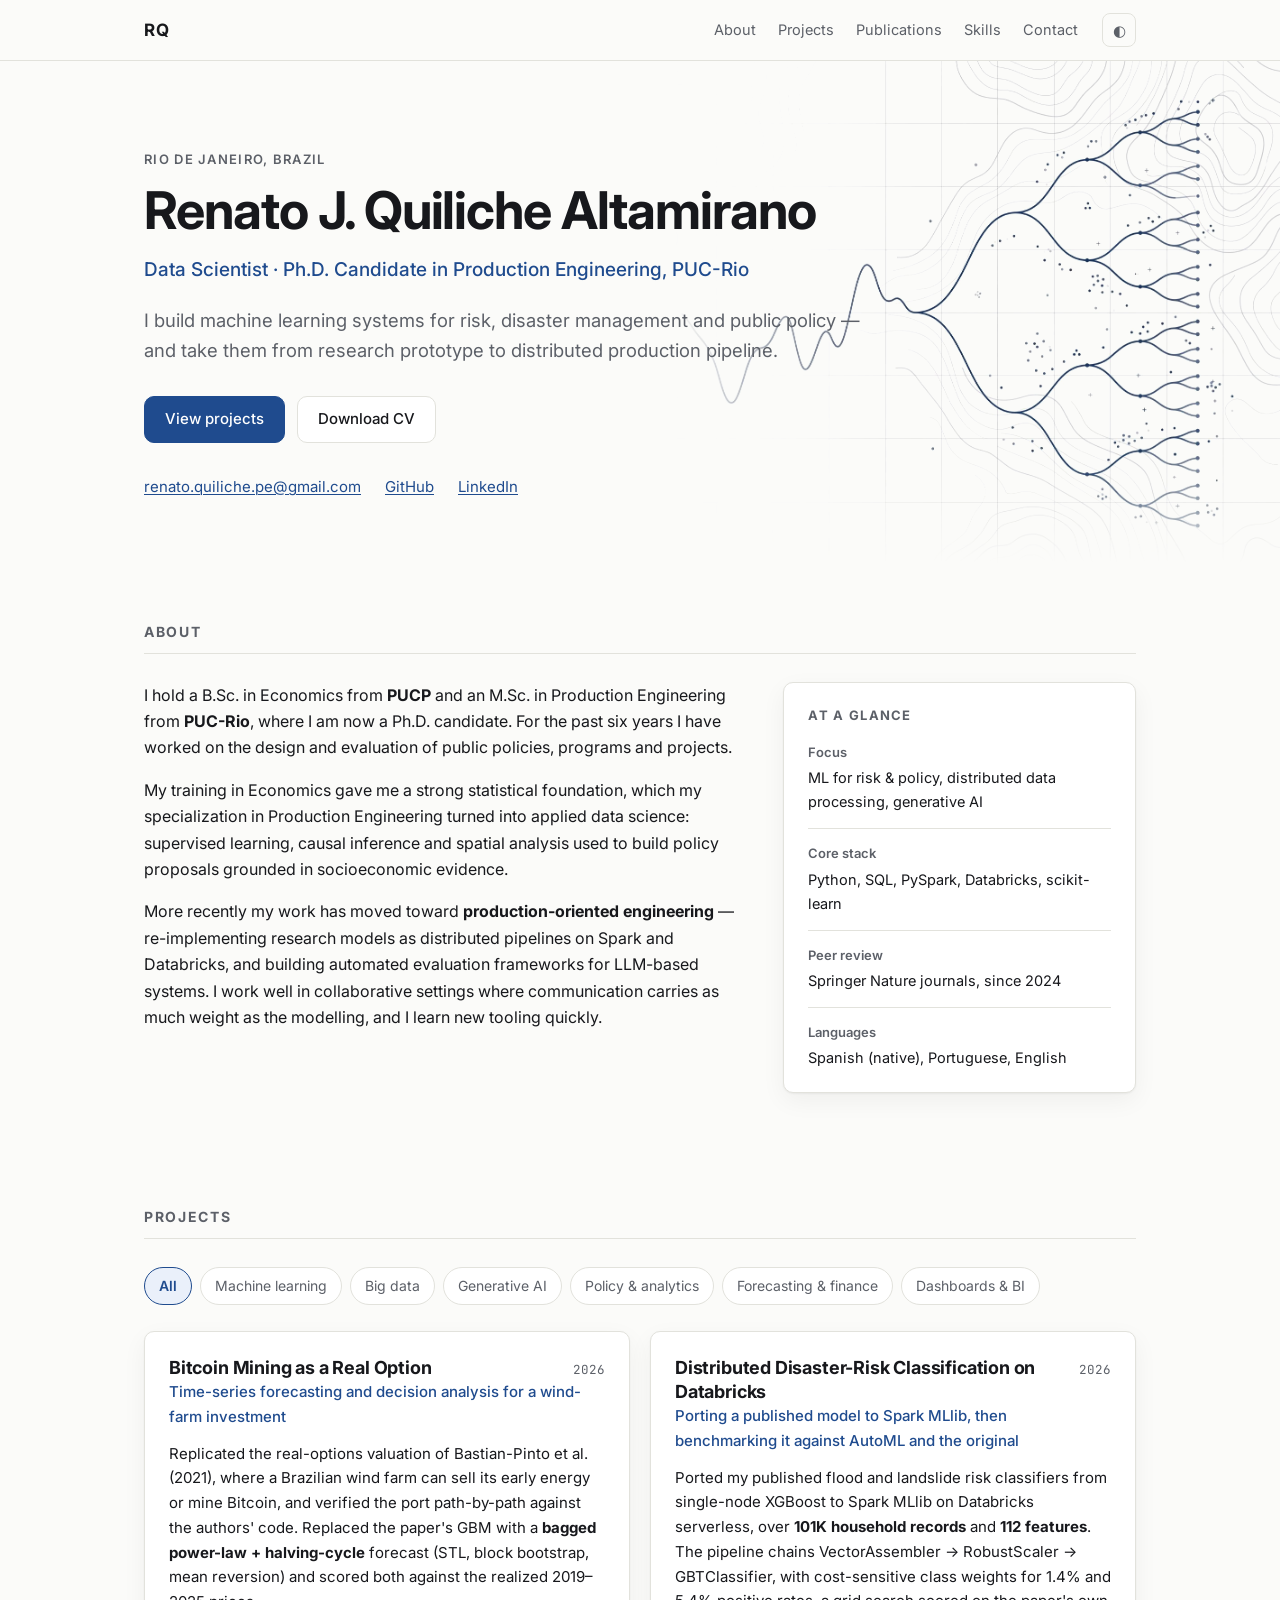
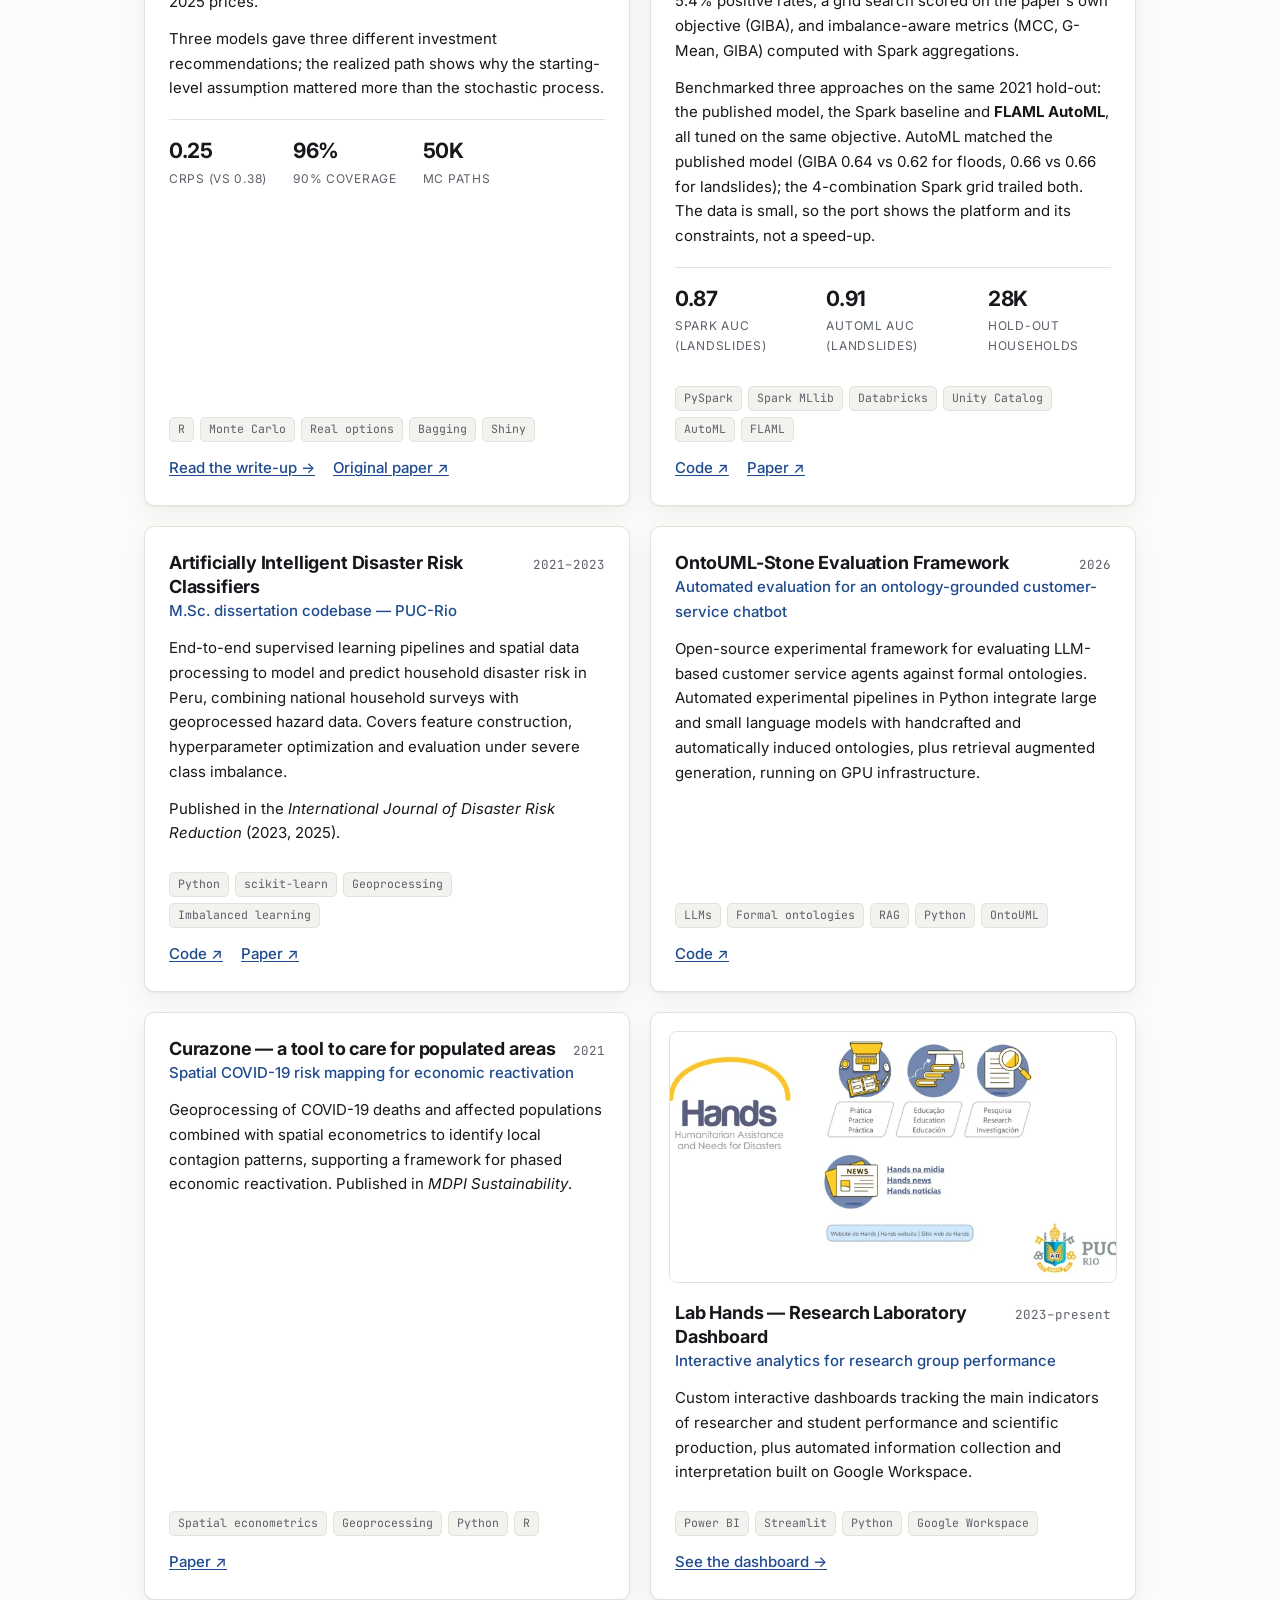
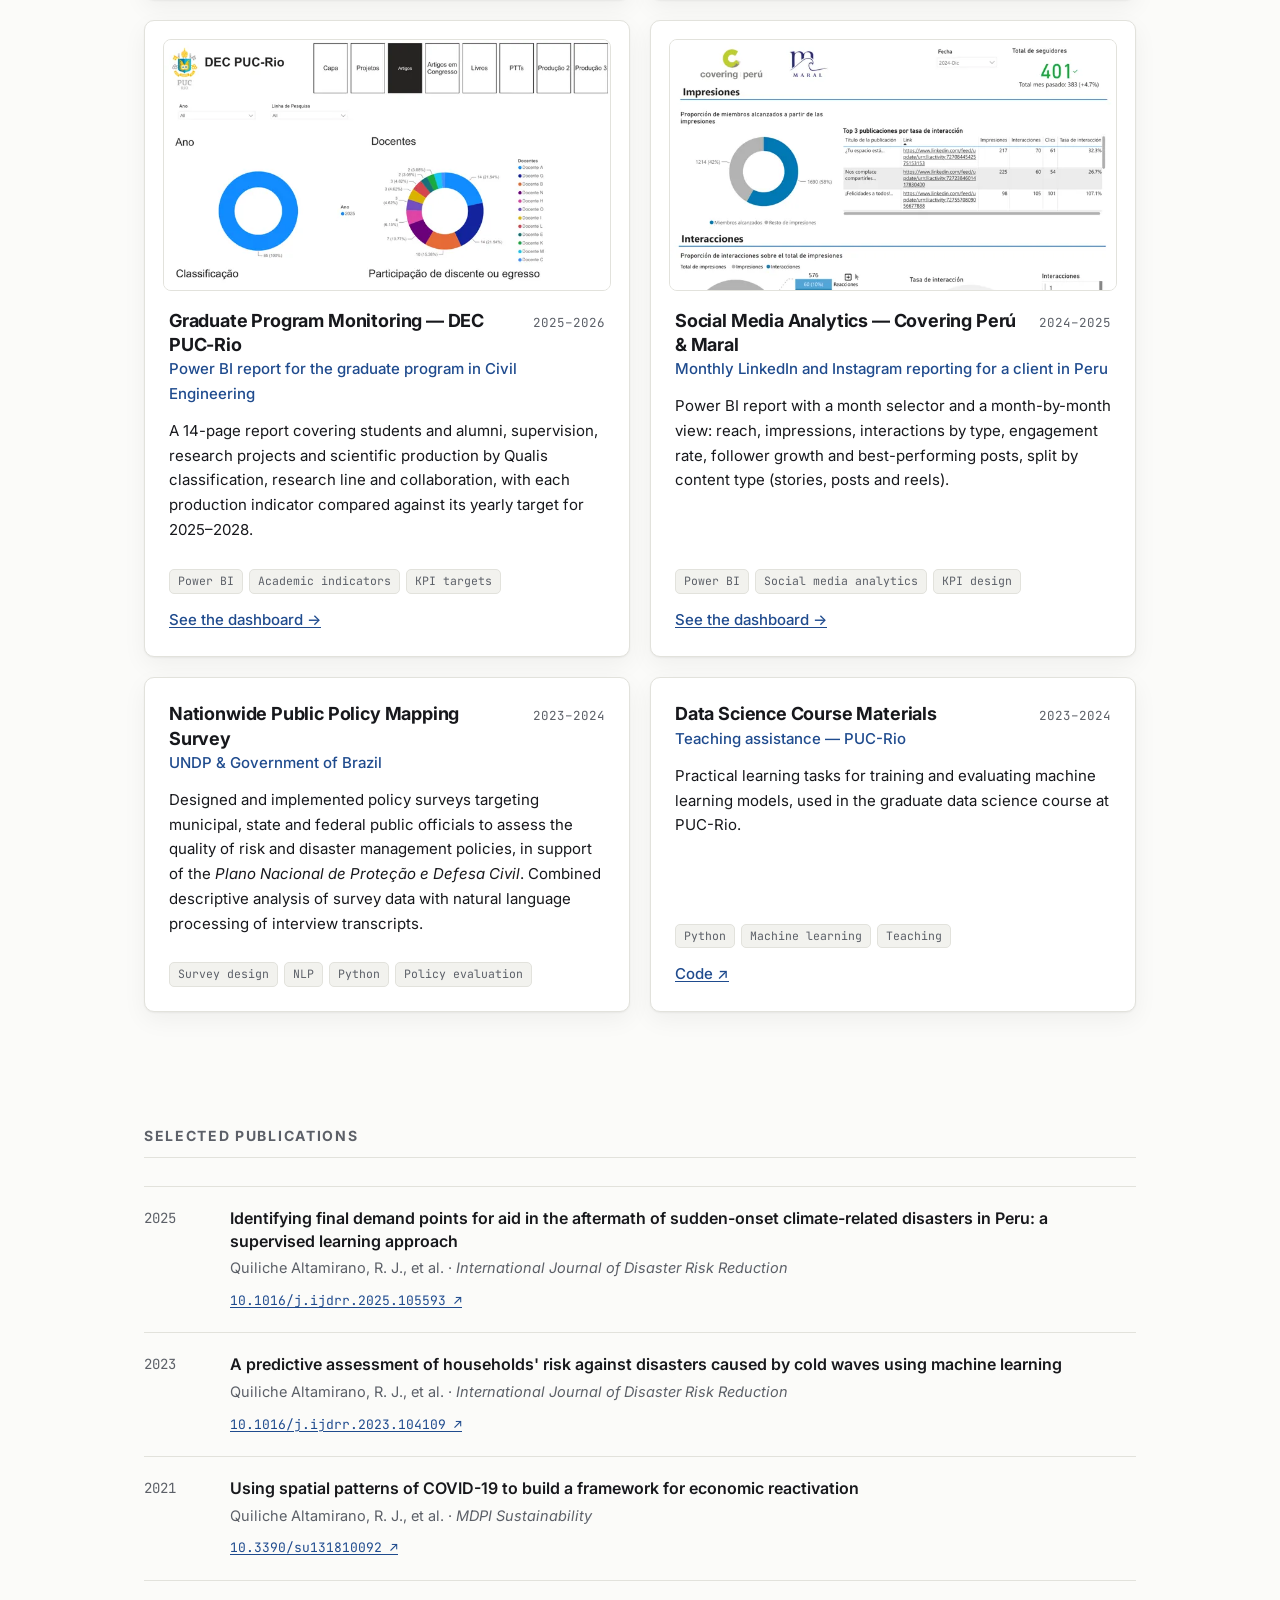
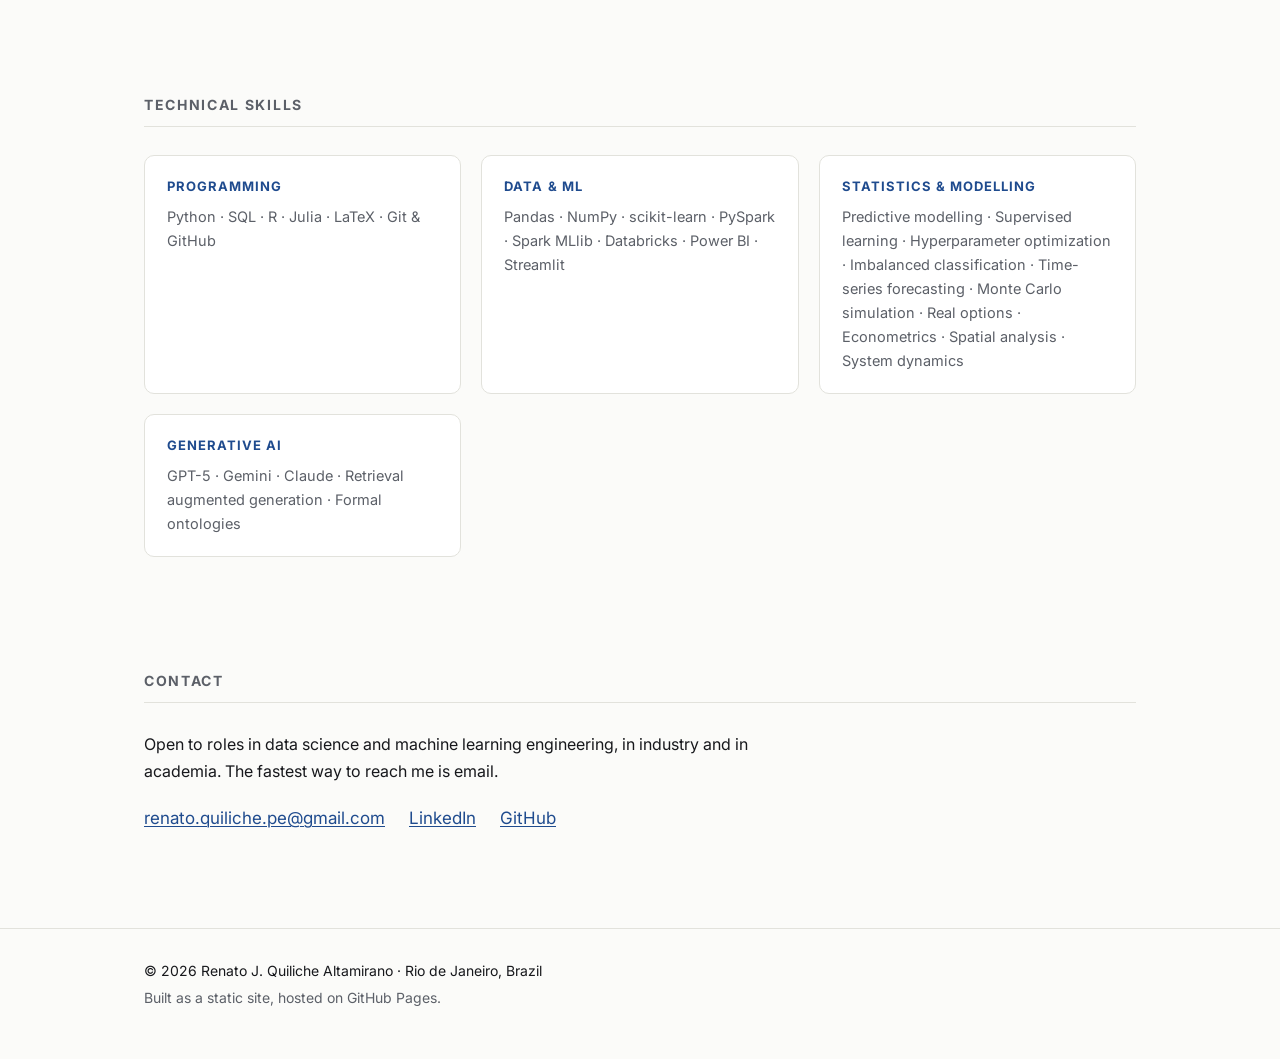
<file: index.html>
<!DOCTYPE html>
<html lang="en">
<head>
<meta charset="utf-8">
<meta name="viewport" content="width=device-width, initial-scale=1">
<title>Renato Quiliche — Data Scientist</title>
<meta name="description" content="Data scientist and Ph.D. candidate in Production Engineering at PUC-Rio. Machine learning for risk, disaster management and public policy — from research prototype to distributed production pipeline.">
<meta name="author" content="Renato J. Quiliche Altamirano">

<meta property="og:type" content="website">
<meta property="og:title" content="Renato Quiliche — Data Scientist">
<meta property="og:description" content="Machine learning for risk, disaster management and public policy — from research prototype to distributed production pipeline.">
<meta property="og:url" content="https://renatoquiliche.github.io/">
<meta property="og:image" content="https://renatoquiliche.github.io/assets/img/og-image.jpg">
<meta property="og:image:width" content="1200">
<meta property="og:image:height" content="628">
<meta property="og:image:alt" content="A time series that branches into a decision tree over a faint topographic map">
<meta name="twitter:card" content="summary_large_image">

<link rel="preconnect" href="https://fonts.googleapis.com">
<link rel="preconnect" href="https://fonts.gstatic.com" crossorigin>
<link href="https://fonts.googleapis.com/css2?family=Inter:wght@400;500;600;700&family=JetBrains+Mono:wght@400;500&display=swap" rel="stylesheet">
<link rel="stylesheet" href="assets/css/style.css">
<link rel="icon" href="data:image/svg+xml,<svg xmlns='http://www.w3.org/2000/svg' viewBox='0 0 100 100'><text y='.9em' font-size='90'>📊</text></svg>">
</head>
<body>

<a class="skip" href="#main">Skip to content</a>

<header class="site-header">
  <nav class="nav wrap" aria-label="Main">
    <a class="brand" href="#top">RQ</a>
    <ul class="nav-links">
      <li><a href="#about">About</a></li>
      <li><a href="#projects">Projects</a></li>
      <li><a href="#publications">Publications</a></li>
      <li><a href="#skills">Skills</a></li>
      <li><a href="#contact">Contact</a></li>
    </ul>
    <button id="theme-toggle" class="theme-toggle" type="button" aria-label="Toggle colour theme">
      <span aria-hidden="true">◐</span>
    </button>
  </nav>
</header>

<main id="main">

  <!-- ============ HERO ============ -->
  <section class="hero hero-art" id="top">
    <div class="wrap">
    <p class="eyebrow">Rio de Janeiro, Brazil</p>
    <h1>Renato J. Quiliche Altamirano</h1>
    <p class="role">Data Scientist &middot; Ph.D. Candidate in Production Engineering, PUC-Rio</p>
    <p class="lede">
      I build machine learning systems for risk, disaster management and public policy —
      and take them from research prototype to distributed production pipeline.
    </p>
    <div class="cta-row">
      <a class="btn btn-primary" href="#projects">View projects</a>
      <a class="btn" href="assets/files/renato-quiliche-cv.pdf">Download CV</a>
    </div>
    <ul class="links" aria-label="Profiles">
      <li><a href="mailto:renato.quiliche.pe@gmail.com">renato.quiliche.pe@gmail.com</a></li>
      <li><a href="https://github.com/renatoquiliche" rel="me noopener">GitHub</a></li>
      <li><a href="https://www.linkedin.com/in/renato-quiliche/" rel="me noopener">LinkedIn</a></li>
    </ul>
    </div>
  </section>

  <!-- ============ ABOUT ============ -->
  <section class="section wrap" id="about">
    <h2 class="section-title">About</h2>
    <div class="about-grid">
      <div class="prose">
        <p>
          I hold a B.Sc. in Economics from <strong>PUCP</strong> and an M.Sc. in Production Engineering
          from <strong>PUC-Rio</strong>, where I am now a Ph.D. candidate. For the past six years I have
          worked on the design and evaluation of public policies, programs and projects.
        </p>
        <p>
          My training in Economics gave me a strong statistical foundation, which my specialization in
          Production Engineering turned into applied data science: supervised learning, causal inference
          and spatial analysis used to build policy proposals grounded in socioeconomic evidence.
        </p>
        <p>
          More recently my work has moved toward <strong>production-oriented engineering</strong> —
          re-implementing research models as distributed pipelines on Spark and Databricks, and building
          automated evaluation frameworks for LLM-based systems. I work well in collaborative settings
          where communication carries as much weight as the modelling, and I learn new tooling quickly.
        </p>
      </div>
      <aside class="facts">
        <h3>At a glance</h3>
        <dl>
          <div><dt>Focus</dt><dd>ML for risk &amp; policy, distributed data processing, generative AI</dd></div>
          <div><dt>Core stack</dt><dd>Python, SQL, PySpark, Databricks, scikit-learn</dd></div>
          <div><dt>Peer review</dt><dd>Springer Nature journals, since 2024</dd></div>
          <div><dt>Languages</dt><dd>Spanish (native), Portuguese, English</dd></div>
        </dl>
      </aside>
    </div>
  </section>

  <!-- ============ PROJECTS ============ -->
  <section class="section wrap" id="projects">
    <h2 class="section-title">Projects</h2>

    <div class="filters" role="group" aria-label="Filter projects by topic">
      <button class="chip is-active" data-filter="all" type="button">All</button>
      <button class="chip" data-filter="ml" type="button">Machine learning</button>
      <button class="chip" data-filter="bigdata" type="button">Big data</button>
      <button class="chip" data-filter="genai" type="button">Generative AI</button>
      <button class="chip" data-filter="policy" type="button">Policy &amp; analytics</button>
      <button class="chip" data-filter="finance" type="button">Forecasting &amp; finance</button>
      <button class="chip" data-filter="bi" type="button">Dashboards &amp; BI</button>
    </div>

    <div class="cards" id="project-list">

      <!-- 0 -->
      <article class="card" data-tags="finance ml">
        <div class="card-head">
          <h3>Bitcoin Mining as a Real Option</h3>
          <span class="year">2026</span>
        </div>
        <p class="card-sub">Time-series forecasting and decision analysis for a wind-farm investment</p>
        <p>
          Replicated the real-options valuation of Bastian-Pinto et al. (2021), where a Brazilian wind
          farm can sell its early energy or mine Bitcoin, and verified the port path-by-path against the
          authors' code. Replaced the paper's GBM with a <strong>bagged power-law + halving-cycle</strong>
          forecast (STL, block bootstrap, mean reversion) and scored both against the realized 2019–2025
          prices.
        </p>
        <p>
          Three models gave three different investment recommendations; the realized path shows why the
          starting-level assumption mattered more than the stochastic process.
        </p>
        <ul class="metrics">
          <li><b>0.25</b><span>CRPS (vs 0.38)</span></li>
          <li><b>96%</b><span>90% coverage</span></li>
          <li><b>50K</b><span>MC paths</span></li>
        </ul>
        <ul class="tags">
          <li>R</li><li>Monte Carlo</li><li>Real options</li><li>Bagging</li><li>Shiny</li>
        </ul>
        <p class="card-links">
          <a href="projects/btc-mining-real-options.html">Read the write-up&nbsp;→</a>
          <a href="https://doi.org/10.1016/j.rser.2020.110520" rel="noopener">Original paper&nbsp;↗</a>
        </p>
      </article>

      <!-- 1 -->
      <article class="card" data-tags="ml bigdata">
        <div class="card-head">
          <h3>Distributed Disaster-Risk Classification on Databricks</h3>
          <span class="year">2026</span>
        </div>
        <p class="card-sub">Porting a published model to Spark MLlib, then benchmarking it against AutoML and the original</p>
        <p>
          Ported my published flood and landslide risk classifiers from single-node XGBoost to
          Spark MLlib on Databricks serverless, over <strong>101K household records</strong> and
          <strong>112 features</strong>. The pipeline chains VectorAssembler → RobustScaler →
          GBTClassifier, with cost-sensitive class weights for 1.4% and 5.4% positive rates, a grid
          search scored on the paper's own objective (GIBA), and imbalance-aware metrics (MCC,
          G-Mean, GIBA) computed with Spark aggregations.
        </p>
        <p>
          Benchmarked three approaches on the same 2021 hold-out: the published model, the Spark
          baseline and <strong>FLAML AutoML</strong>, all tuned on the same objective. AutoML matched
          the published model (GIBA 0.64 vs 0.62 for floods, 0.66 vs 0.66 for landslides); the
          4-combination Spark grid trailed both. The data is small, so the port shows the platform
          and its constraints, not a speed-up.
        </p>
        <ul class="metrics">
          <li><b>0.87</b><span>Spark AUC (landslides)</span></li>
          <li><b>0.91</b><span>AutoML AUC (landslides)</span></li>
          <li><b>28K</b><span>hold-out households</span></li>
        </ul>
        <ul class="tags">
          <li>PySpark</li><li>Spark MLlib</li><li>Databricks</li><li>Unity Catalog</li><li>AutoML</li><li>FLAML</li>
        </ul>
        <p class="card-links">
          <a href="https://github.com/renatoquiliche/peru-disaster-risk-spark" rel="noopener">Code&nbsp;↗</a>
          <a href="https://doi.org/10.1016/j.ijdrr.2025.105593" rel="noopener">Paper&nbsp;↗</a>
        </p>
      </article>

      <!-- 2 -->
      <article class="card" data-tags="ml policy">
        <div class="card-head">
          <h3>Artificially Intelligent Disaster Risk Classifiers</h3>
          <span class="year">2021–2023</span>
        </div>
        <p class="card-sub">M.Sc. dissertation codebase — PUC-Rio</p>
        <p>
          End-to-end supervised learning pipelines and spatial data processing to model and predict
          household disaster risk in Peru, combining national household surveys with geoprocessed
          hazard data. Covers feature construction, hyperparameter optimization and evaluation under
          severe class imbalance.
        </p>
        <p>Published in the <em>International Journal of Disaster Risk Reduction</em> (2023, 2025).</p>
        <ul class="tags">
          <li>Python</li><li>scikit-learn</li><li>Geoprocessing</li><li>Imbalanced learning</li>
        </ul>
        <p class="card-links">
          <a href="https://github.com/renatoquiliche/Tesis-PUCRio-RenatoQuiliche" rel="noopener">Code&nbsp;↗</a>
          <a href="https://doi.org/10.1016/j.ijdrr.2023.104109" rel="noopener">Paper&nbsp;↗</a>
        </p>
      </article>

      <!-- 3 -->
      <article class="card" data-tags="genai ml">
        <div class="card-head">
          <h3>OntoUML-Stone Evaluation Framework</h3>
          <span class="year">2026</span>
        </div>
        <p class="card-sub">Automated evaluation for an ontology-grounded customer-service chatbot</p>
        <p>
          Open-source experimental framework for evaluating LLM-based customer service agents against
          formal ontologies. Automated experimental pipelines in Python integrate large and small
          language models with handcrafted and automatically induced ontologies, plus retrieval
          augmented generation, running on GPU infrastructure.
        </p>
        <ul class="tags">
          <li>LLMs</li><li>Formal ontologies</li><li>RAG</li><li>Python</li><li>OntoUML</li>
        </ul>
        <p class="card-links">
          <a href="https://github.com/renatoquiliche/OntoUML-Stone-Public" rel="noopener">Code&nbsp;↗</a>
        </p>
      </article>

      <!-- 4 -->
      <article class="card" data-tags="policy ml">
        <div class="card-head">
          <h3>Curazone — a tool to care for populated areas</h3>
          <span class="year">2021</span>
        </div>
        <p class="card-sub">Spatial COVID-19 risk mapping for economic reactivation</p>
        <p>
          Geoprocessing of COVID-19 deaths and affected populations combined with spatial econometrics
          to identify local contagion patterns, supporting a framework for phased economic reactivation.
          Published in <em>MDPI Sustainability</em>.
        </p>
        <ul class="tags">
          <li>Spatial econometrics</li><li>Geoprocessing</li><li>Python</li><li>R</li>
        </ul>
        <p class="card-links">
          <a href="https://doi.org/10.3390/su131810092" rel="noopener">Paper&nbsp;↗</a>
        </p>
      </article>

      <!-- 5 -->
      <article class="card" data-tags="policy bi">
        <a class="card-thumb" href="projects/dashboards.html#hands" tabindex="-1" aria-hidden="true">
          <img src="assets/img/dashboards/hands/cover-thumb.webp" width="720" height="384" loading="lazy" alt="">
        </a>
        <div class="card-head">
          <h3>Lab Hands — Research Laboratory Dashboard</h3>
          <span class="year">2023–present</span>
        </div>
        <p class="card-sub">Interactive analytics for research group performance</p>
        <p>
          Custom interactive dashboards tracking the main indicators of researcher and student
          performance and scientific production, plus automated information collection and
          interpretation built on Google Workspace.
        </p>
        <ul class="tags">
          <li>Power BI</li><li>Streamlit</li><li>Python</li><li>Google Workspace</li>
        </ul>
        <p class="card-links">
          <a href="projects/dashboards.html#hands">See the dashboard&nbsp;→</a>
        </p>
      </article>

      <!-- 6 -->
      <article class="card" data-tags="policy bi">
        <a class="card-thumb" href="projects/dashboards.html#dec" tabindex="-1" aria-hidden="true">
          <img src="assets/img/dashboards/dec/articles-thumb.webp" width="720" height="999" loading="lazy" alt="">
        </a>
        <div class="card-head">
          <h3>Graduate Program Monitoring — DEC PUC-Rio</h3>
          <span class="year">2025–2026</span>
        </div>
        <p class="card-sub">Power BI report for the graduate program in Civil Engineering</p>
        <p>
          A 14-page report covering students and alumni, supervision, research projects and scientific
          production by Qualis classification, research line and collaboration, with each production
          indicator compared against its yearly target for 2025–2028.
        </p>
        <ul class="tags">
          <li>Power BI</li><li>Academic indicators</li><li>KPI targets</li>
        </ul>
        <p class="card-links">
          <a href="projects/dashboards.html#dec">See the dashboard&nbsp;→</a>
        </p>
      </article>

      <!-- 7 -->
      <article class="card" data-tags="bi">
        <a class="card-thumb" href="projects/dashboards.html#social" tabindex="-1" aria-hidden="true">
          <img src="assets/img/dashboards/covering/linkedin-month-thumb.webp" width="720" height="1040" loading="lazy" alt="">
        </a>
        <div class="card-head">
          <h3>Social Media Analytics — Covering Perú &amp; Maral</h3>
          <span class="year">2024–2025</span>
        </div>
        <p class="card-sub">Monthly LinkedIn and Instagram reporting for a client in Peru</p>
        <p>
          Power BI report with a month selector and a month-by-month view: reach, impressions,
          interactions by type, engagement rate, follower growth and best-performing posts, split by
          content type (stories, posts and reels).
        </p>
        <ul class="tags">
          <li>Power BI</li><li>Social media analytics</li><li>KPI design</li>
        </ul>
        <p class="card-links">
          <a href="projects/dashboards.html#social">See the dashboard&nbsp;→</a>
        </p>
      </article>

      <!-- 8 -->
      <article class="card" data-tags="policy genai">
        <div class="card-head">
          <h3>Nationwide Public Policy Mapping Survey</h3>
          <span class="year">2023–2024</span>
        </div>
        <p class="card-sub">UNDP &amp; Government of Brazil</p>
        <p>
          Designed and implemented policy surveys targeting municipal, state and federal public officials
          to assess the quality of risk and disaster management policies, in support of the
          <em>Plano Nacional de Proteção e Defesa Civil</em>. Combined descriptive analysis of survey data
          with natural language processing of interview transcripts.
        </p>
        <ul class="tags">
          <li>Survey design</li><li>NLP</li><li>Python</li><li>Policy evaluation</li>
        </ul>
      </article>

      <!-- 9 -->
      <article class="card" data-tags="ml">
        <div class="card-head">
          <h3>Data Science Course Materials</h3>
          <span class="year">2023–2024</span>
        </div>
        <p class="card-sub">Teaching assistance — PUC-Rio</p>
        <p>
          Practical learning tasks for training and evaluating machine learning models, used in the
          graduate data science course at PUC-Rio.
        </p>
        <ul class="tags">
          <li>Python</li><li>Machine learning</li><li>Teaching</li>
        </ul>
        <p class="card-links">
          <a href="https://github.com/renatoquiliche/DataScience-PUCRio-FB" rel="noopener">Code&nbsp;↗</a>
        </p>
      </article>

    </div>
  </section>

  <!-- ============ PUBLICATIONS ============ -->
  <section class="section wrap" id="publications">
    <h2 class="section-title">Selected publications</h2>
    <ol class="pubs">
      <li>
        <span class="pub-year">2025</span>
        <div>
          <p class="pub-title">Identifying final demand points for aid in the aftermath of sudden-onset
            climate-related disasters in Peru: a supervised learning approach</p>
          <p class="pub-venue">Quiliche Altamirano, R. J., et al. · <em>International Journal of Disaster Risk Reduction</em></p>
          <a href="https://doi.org/10.1016/j.ijdrr.2025.105593" rel="noopener">10.1016/j.ijdrr.2025.105593&nbsp;↗</a>
        </div>
      </li>
      <li>
        <span class="pub-year">2023</span>
        <div>
          <p class="pub-title">A predictive assessment of households' risk against disasters caused by
            cold waves using machine learning</p>
          <p class="pub-venue">Quiliche Altamirano, R. J., et al. · <em>International Journal of Disaster Risk Reduction</em></p>
          <a href="https://doi.org/10.1016/j.ijdrr.2023.104109" rel="noopener">10.1016/j.ijdrr.2023.104109&nbsp;↗</a>
        </div>
      </li>
      <li>
        <span class="pub-year">2021</span>
        <div>
          <p class="pub-title">Using spatial patterns of COVID-19 to build a framework for economic reactivation</p>
          <p class="pub-venue">Quiliche Altamirano, R. J., et al. · <em>MDPI Sustainability</em></p>
          <a href="https://doi.org/10.3390/su131810092" rel="noopener">10.3390/su131810092&nbsp;↗</a>
        </div>
      </li>
    </ol>
  </section>

  <!-- ============ SKILLS ============ -->
  <section class="section wrap" id="skills">
    <h2 class="section-title">Technical skills</h2>
    <div class="skill-grid">
      <div class="skill">
        <h3>Programming</h3>
        <p>Python · SQL · R · Julia · LaTeX · Git &amp; GitHub</p>
      </div>
      <div class="skill">
        <h3>Data &amp; ML</h3>
        <p>Pandas · NumPy · scikit-learn · PySpark · Spark MLlib · Databricks · Power BI · Streamlit</p>
      </div>
      <div class="skill">
        <h3>Statistics &amp; modelling</h3>
        <p>Predictive modelling · Supervised learning · Hyperparameter optimization · Imbalanced classification · Time-series forecasting · Monte Carlo simulation · Real options · Econometrics · Spatial analysis · System dynamics</p>
      </div>
      <div class="skill">
        <h3>Generative AI</h3>
        <p>GPT-5 · Gemini · Claude · Retrieval augmented generation · Formal ontologies</p>
      </div>
    </div>
  </section>

  <!-- ============ CONTACT ============ -->
  <section class="section wrap" id="contact">
    <h2 class="section-title">Contact</h2>
    <p class="prose">
      Open to roles in data science and machine learning engineering, in industry and in academia.
      The fastest way to reach me is email.
    </p>
    <ul class="links big">
      <li><a href="mailto:renato.quiliche.pe@gmail.com">renato.quiliche.pe@gmail.com</a></li>
      <li><a href="https://www.linkedin.com/in/renato-quiliche/" rel="noopener">LinkedIn</a></li>
      <li><a href="https://github.com/renatoquiliche" rel="noopener">GitHub</a></li>
    </ul>
  </section>

</main>

<footer class="site-footer">
  <div class="wrap">
    <p>&copy; <span id="year">2026</span> Renato J. Quiliche Altamirano · Rio de Janeiro, Brazil</p>
    <p class="muted">Built as a static site, hosted on GitHub Pages.</p>
  </div>
</footer>

<script src="assets/js/main.js"></script>
</body>
</html>
</file>
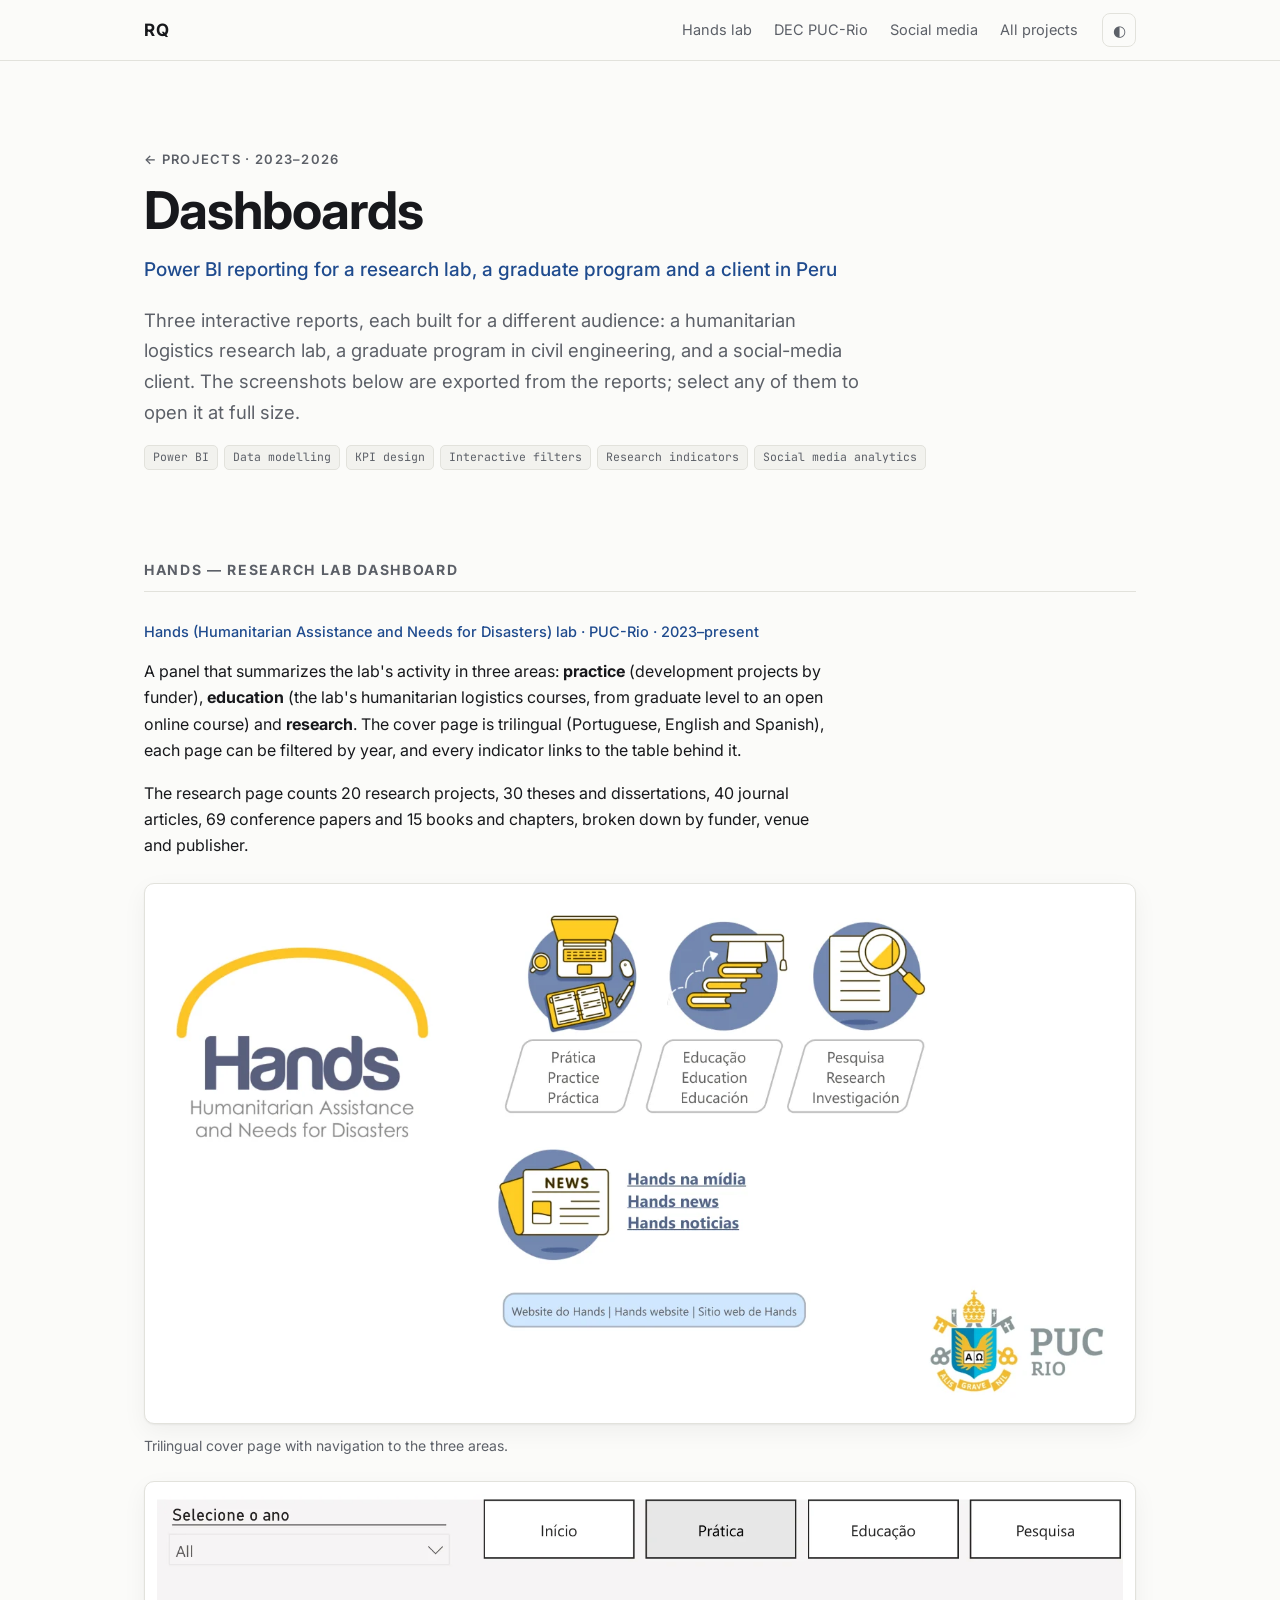
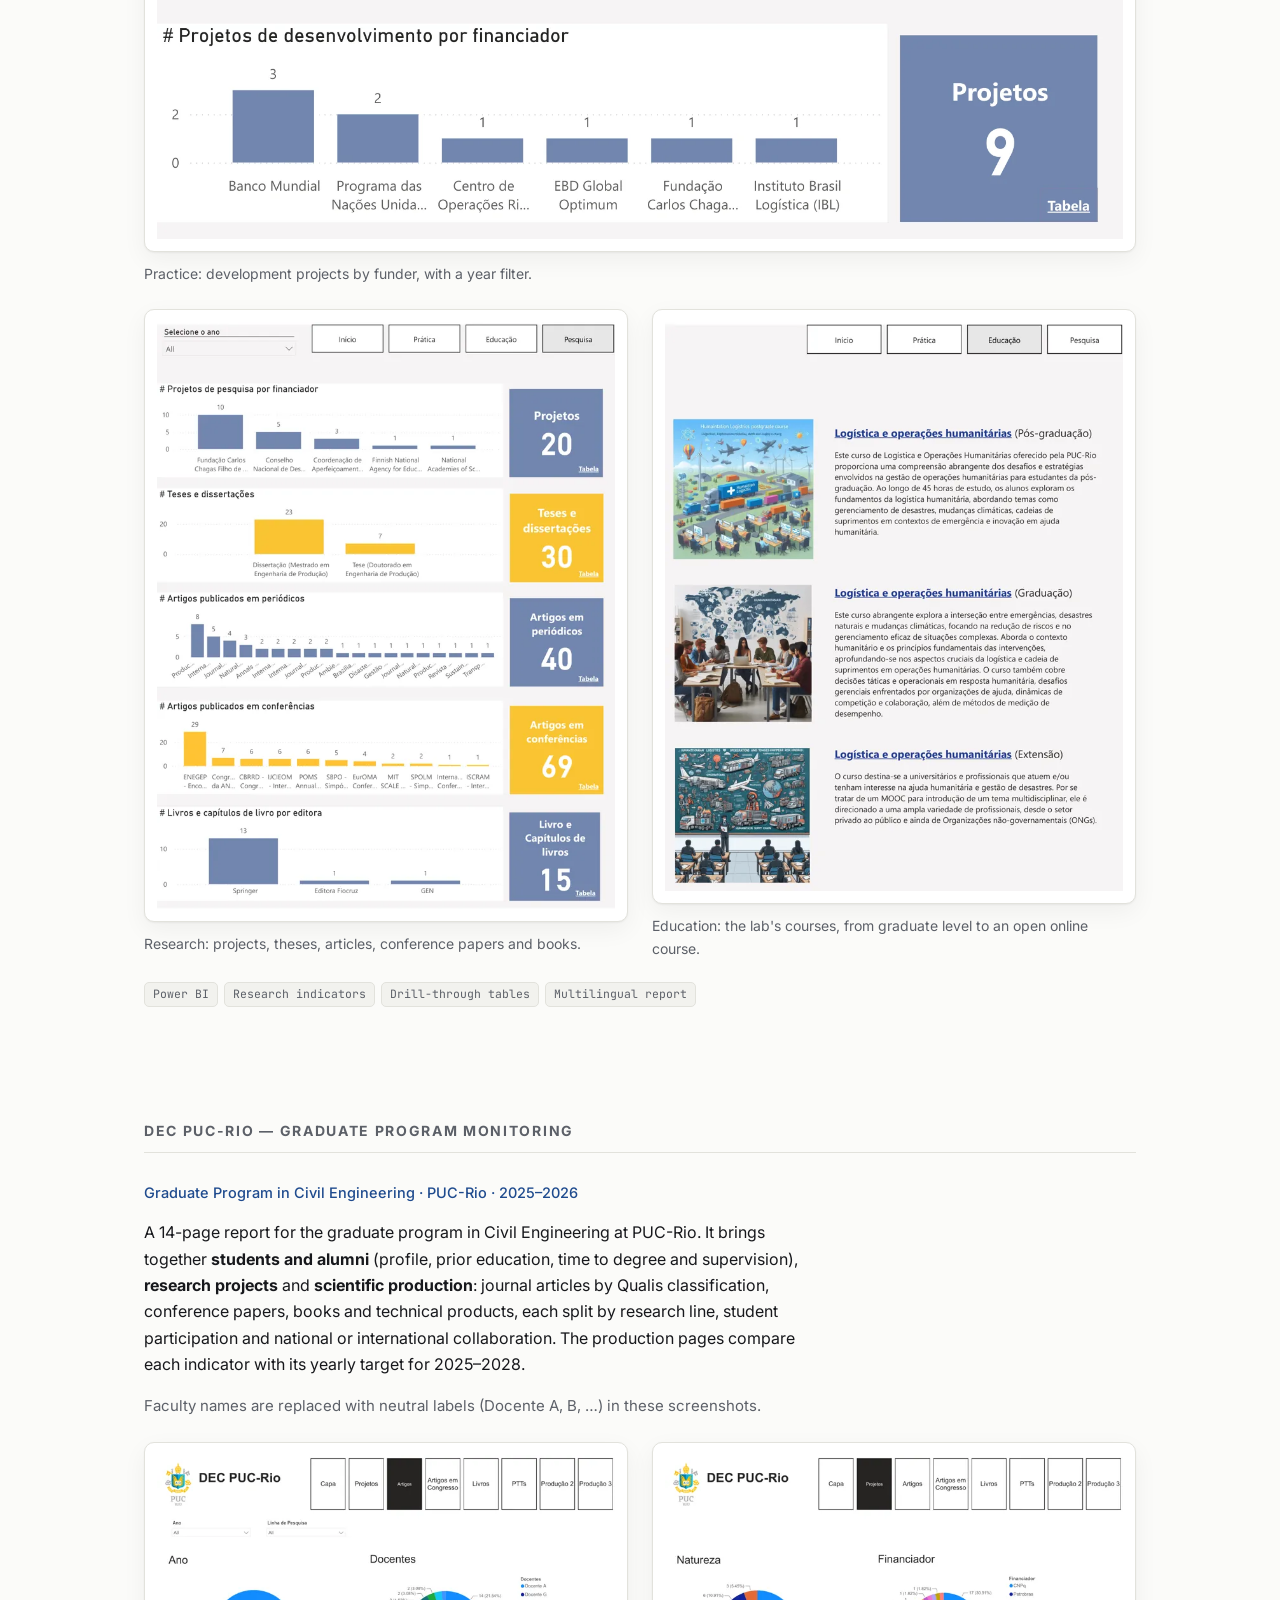
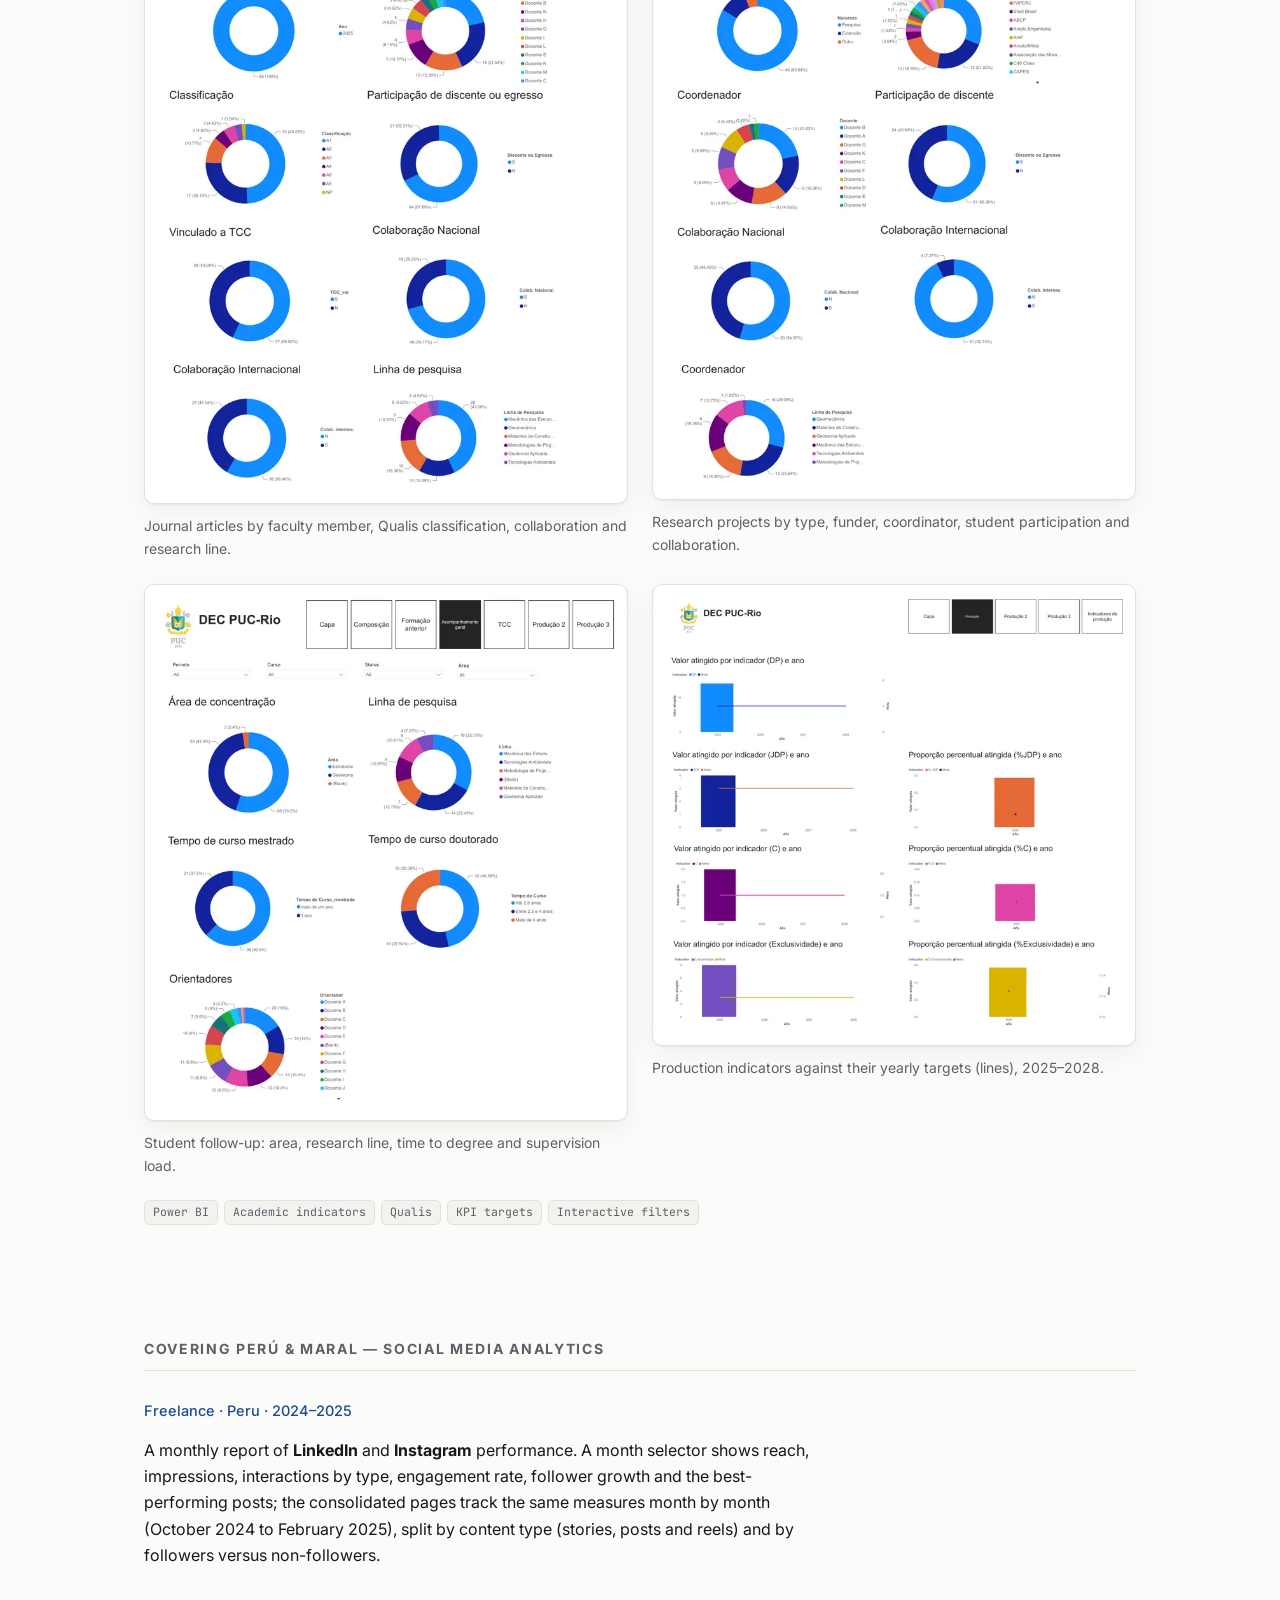
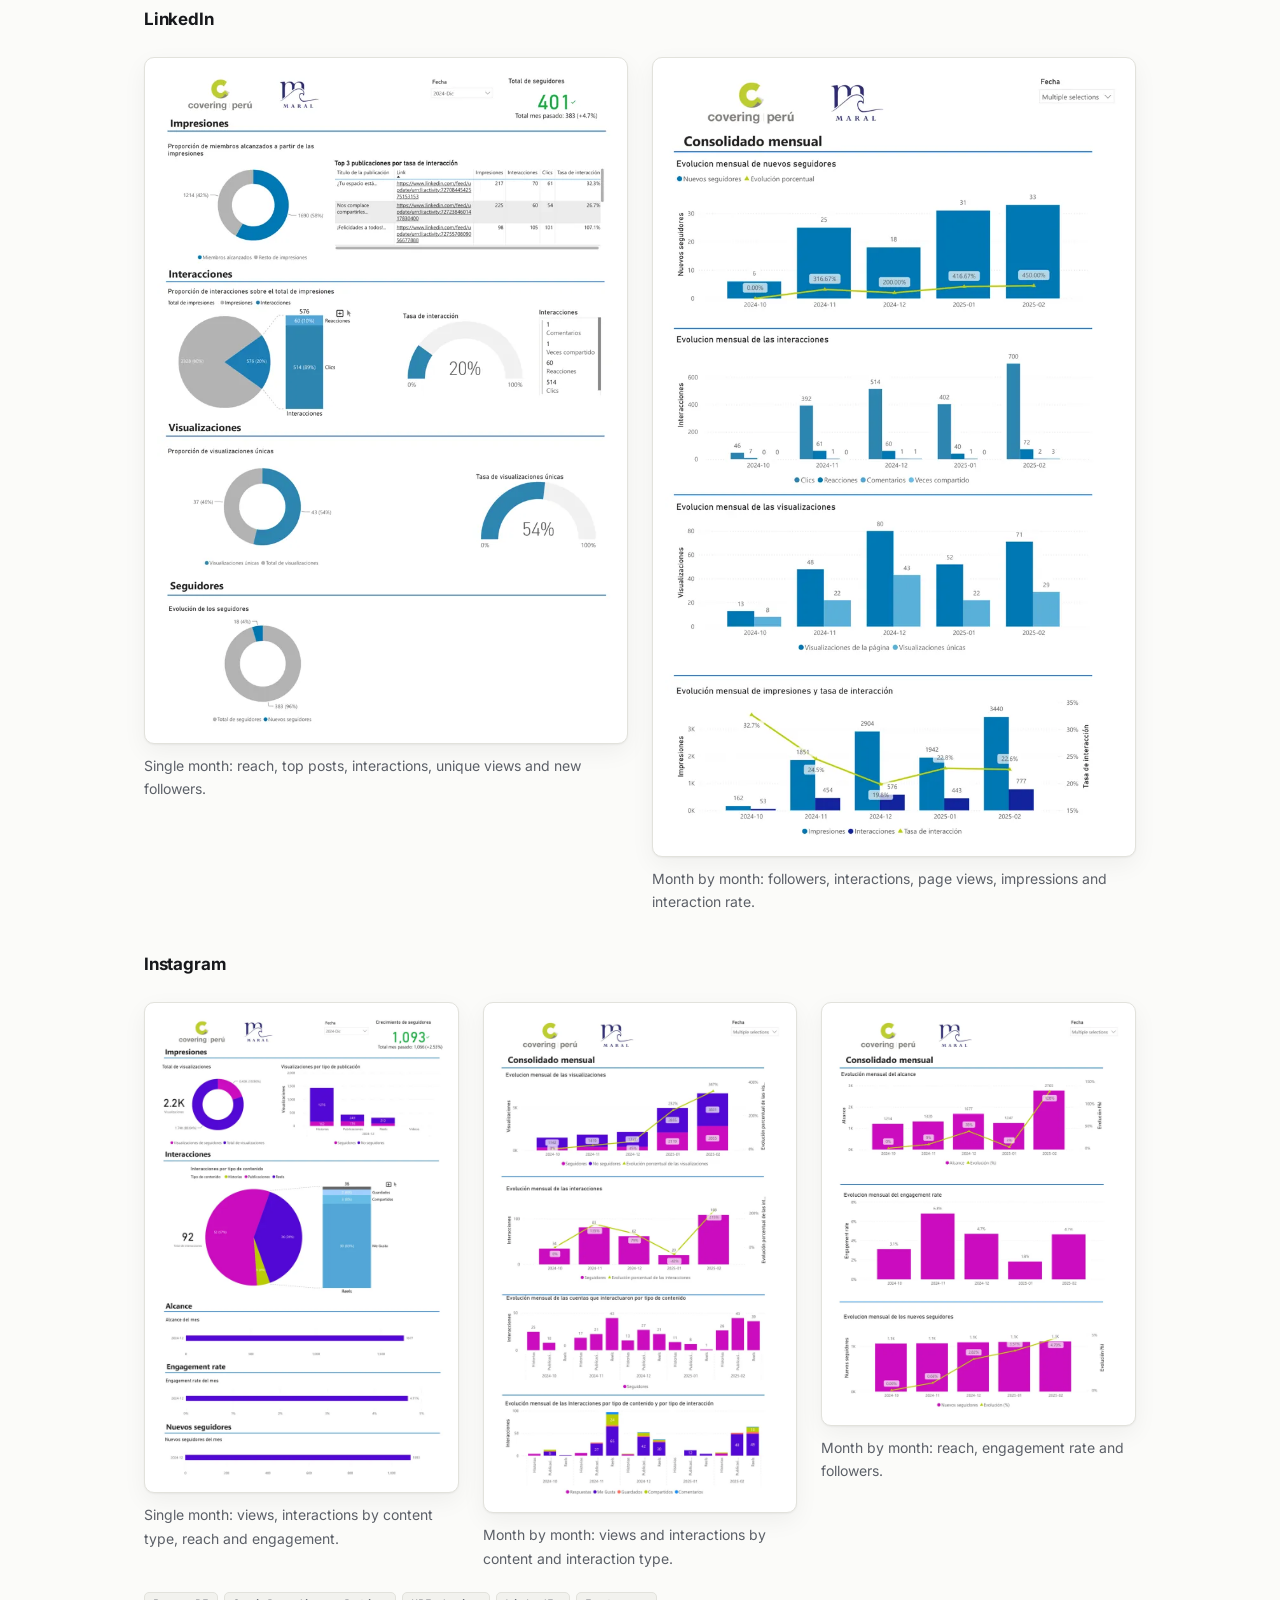
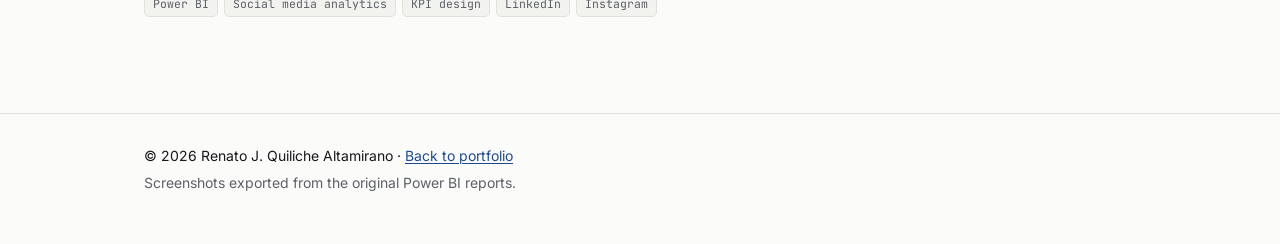
<file: projects/dashboards.html>
<!DOCTYPE html>
<html lang="en">
<head>
<meta charset="utf-8">
<meta name="viewport" content="width=device-width, initial-scale=1">
<title>Dashboards — Renato Quiliche</title>
<meta name="description" content="Three Power BI dashboards: research indicators for the Hands lab at PUC-Rio, graduate-program monitoring for the Department of Civil Engineering at PUC-Rio, and monthly LinkedIn and Instagram analytics for a client in Peru.">
<meta name="author" content="Renato J. Quiliche Altamirano">

<meta property="og:type" content="article">
<meta property="og:title" content="Dashboards — Renato Quiliche">
<meta property="og:description" content="Power BI reporting for a research lab, a graduate program and a social-media client.">
<meta property="og:url" content="https://renatoquiliche.github.io/projects/dashboards.html">
<meta property="og:image" content="https://renatoquiliche.github.io/assets/img/dashboards/og-dashboards.jpg">
<meta property="og:image:width" content="1200">
<meta property="og:image:height" content="628">
<meta name="twitter:card" content="summary_large_image">

<link rel="preconnect" href="https://fonts.googleapis.com">
<link rel="preconnect" href="https://fonts.gstatic.com" crossorigin>
<link href="https://fonts.googleapis.com/css2?family=Inter:wght@400;500;600;700&family=JetBrains+Mono:wght@400;500&display=swap" rel="stylesheet">
<link rel="stylesheet" href="../assets/css/style.css">
<link rel="icon" href="data:image/svg+xml,<svg xmlns='http://www.w3.org/2000/svg' viewBox='0 0 100 100'><text y='.9em' font-size='90'>📊</text></svg>">
</head>
<body>

<a class="skip" href="#main">Skip to content</a>

<header class="site-header">
  <nav class="nav wrap" aria-label="Main">
    <a class="brand" href="../index.html">RQ</a>
    <ul class="nav-links">
      <li><a href="#hands">Hands lab</a></li>
      <li><a href="#dec">DEC PUC-Rio</a></li>
      <li><a href="#social">Social media</a></li>
      <li><a href="../index.html#projects">All projects</a></li>
    </ul>
    <button id="theme-toggle" class="theme-toggle" type="button" aria-label="Toggle colour theme">
      <span aria-hidden="true">◐</span>
    </button>
  </nav>
</header>

<main id="main">

  <!-- ============ HERO ============ -->
  <section class="hero page-hero wrap" id="top">
    <p class="eyebrow"><a class="back" href="../index.html#projects">← Projects</a> · 2023–2026</p>
    <h1>Dashboards</h1>
    <p class="role">Power BI reporting for a research lab, a graduate program and a client in Peru</p>
    <p class="lede">
      Three interactive reports, each built for a different audience: a humanitarian logistics
      research lab, a graduate program in civil engineering, and a social-media client. The
      screenshots below are exported from the reports; select any of them to open it at full size.
    </p>
    <ul class="tags tags-inline">
      <li>Power BI</li><li>Data modelling</li><li>KPI design</li><li>Interactive filters</li>
      <li>Research indicators</li><li>Social media analytics</li>
    </ul>
  </section>

  <!-- ============ HANDS ============ -->
  <section class="section wrap" id="hands">
    <h2 class="section-title">Hands — research lab dashboard</h2>
    <p class="card-sub">Hands (Humanitarian Assistance and Needs for Disasters) lab · PUC-Rio · 2023–present</p>
    <div class="prose">
      <p>
        A panel that summarizes the lab's activity in three areas: <strong>practice</strong> (development
        projects by funder), <strong>education</strong> (the lab's humanitarian logistics courses, from
        graduate level to an open online course) and <strong>research</strong>. The cover page is
        trilingual (Portuguese, English and Spanish), each page can be filtered by year, and every
        indicator links to the table behind it.
      </p>
      <p>
        The research page counts 20 research projects, 30 theses and dissertations, 40 journal
        articles, 69 conference papers and 15 books and chapters, broken down by funder, venue and
        publisher.
      </p>
    </div>

    <div class="shots">
      <figure class="fig shot-wide">
        <a class="fig-frame" href="../assets/img/dashboards/hands/cover.webp" title="Open full size">
          <img src="../assets/img/dashboards/hands/cover.webp" width="1386" height="739" loading="lazy"
               alt="Cover page of the Hands dashboard: the lab logo, three navigation buttons labelled Practice, Education and Research in Portuguese, English and Spanish, and links to news and the lab website.">
        </a>
        <figcaption>Trilingual cover page with navigation to the three areas.</figcaption>
      </figure>
      <figure class="fig shot-wide">
        <a class="fig-frame" href="../assets/img/dashboards/hands/practice.webp" title="Open full size">
          <img src="../assets/img/dashboards/hands/practice.webp" width="1600" height="571" loading="lazy"
               alt="Practice page: a year filter, a bar chart of development projects by funder (World Bank 3, UNDP 2, and four funders with 1 each) and a card showing 9 projects in total.">
        </a>
        <figcaption>Practice: development projects by funder, with a year filter.</figcaption>
      </figure>
      <figure class="fig">
        <a class="fig-frame" href="../assets/img/dashboards/hands/research.webp" title="Open full size">
          <img src="../assets/img/dashboards/hands/research-thumb.webp"
               srcset="../assets/img/dashboards/hands/research-thumb.webp 720w, ../assets/img/dashboards/hands/research.webp 1600w"
               sizes="(max-width: 700px) 100vw, 480px" width="720" height="924" loading="lazy"
               alt="Research page: bar charts with summary cards for research projects by funder (20), theses and dissertations (30), journal articles by journal (40), conference papers by conference (69) and books and chapters by publisher (15).">
        </a>
        <figcaption>Research: projects, theses, articles, conference papers and books.</figcaption>
      </figure>
      <figure class="fig">
        <a class="fig-frame" href="../assets/img/dashboards/hands/education.webp" title="Open full size">
          <img src="../assets/img/dashboards/hands/education-thumb.webp"
               srcset="../assets/img/dashboards/hands/education-thumb.webp 720w, ../assets/img/dashboards/hands/education.webp 1534w"
               sizes="(max-width: 700px) 100vw, 480px" width="720" height="895" loading="lazy"
               alt="Education page: three humanitarian logistics and operations courses (graduate, undergraduate and extension), each with an illustration and a short description.">
        </a>
        <figcaption>Education: the lab's courses, from graduate level to an open online course.</figcaption>
      </figure>
    </div>

    <ul class="tags">
      <li>Power BI</li><li>Research indicators</li><li>Drill-through tables</li><li>Multilingual report</li>
    </ul>
  </section>

  <!-- ============ DEC PUC-RIO ============ -->
  <section class="section wrap" id="dec">
    <h2 class="section-title">DEC PUC-Rio — graduate program monitoring</h2>
    <p class="card-sub">Graduate Program in Civil Engineering · PUC-Rio · 2025–2026</p>
    <div class="prose">
      <p>
        A 14-page report for the graduate program in Civil Engineering at PUC-Rio. It brings together
        <strong>students and alumni</strong> (profile, prior education, time to degree and supervision),
        <strong>research projects</strong> and <strong>scientific production</strong>: journal articles
        by Qualis classification, conference papers, books and technical products, each split by
        research line, student participation and national or international collaboration. The
        production pages compare each indicator with its yearly target for 2025–2028.
      </p>
      <p class="eq-note">
        Faculty names are replaced with neutral labels (Docente A, B, …) in these screenshots.
      </p>
    </div>

    <div class="shots">
      <figure class="fig">
        <a class="fig-frame" href="../assets/img/dashboards/dec/articles.webp" title="Open full size">
          <img src="../assets/img/dashboards/dec/articles-thumb.webp"
               srcset="../assets/img/dashboards/dec/articles-thumb.webp 720w, ../assets/img/dashboards/dec/articles.webp 1557w"
               sizes="(max-width: 700px) 100vw, 480px" width="720" height="999" loading="lazy"
               alt="Journal articles page: donut charts of 65 articles by year, by faculty member, by Qualis classification (49% A1, 26% A2), by student or alumni participation (68%), by link to a thesis, by national and international collaboration and by research line.">
        </a>
        <figcaption>Journal articles by faculty member, Qualis classification, collaboration and research line.</figcaption>
      </figure>
      <figure class="fig">
        <a class="fig-frame" href="../assets/img/dashboards/dec/projects.webp" title="Open full size">
          <img src="../assets/img/dashboards/dec/projects-thumb.webp"
               srcset="../assets/img/dashboards/dec/projects-thumb.webp 720w, ../assets/img/dashboards/dec/projects.webp 1557w"
               sizes="(max-width: 700px) 100vw, 480px" width="720" height="993" loading="lazy"
               alt="Research projects page: donut charts of 55 projects by type (84% research), by funder (CNPq, Petrobras, FAPERJ and others), by coordinator, by student participation, by national and international collaboration and by research line.">
        </a>
        <figcaption>Research projects by type, funder, coordinator, student participation and collaboration.</figcaption>
      </figure>
      <figure class="fig">
        <a class="fig-frame" href="../assets/img/dashboards/dec/supervision.webp" title="Open full size">
          <img src="../assets/img/dashboards/dec/supervision-thumb.webp"
               srcset="../assets/img/dashboards/dec/supervision-thumb.webp 720w, ../assets/img/dashboards/dec/supervision.webp 1557w"
               sizes="(max-width: 700px) 100vw, 480px" width="720" height="804" loading="lazy"
               alt="Student follow-up page: donut charts of students by area (structures and geotechnics), by research line, time to degree for master's and doctoral students, and students per supervisor.">
        </a>
        <figcaption>Student follow-up: area, research line, time to degree and supervision load.</figcaption>
      </figure>
      <figure class="fig">
        <a class="fig-frame" href="../assets/img/dashboards/dec/targets.webp" title="Open full size">
          <img src="../assets/img/dashboards/dec/targets-thumb.webp"
               srcset="../assets/img/dashboards/dec/targets-thumb.webp 720w, ../assets/img/dashboards/dec/targets.webp 1600w"
               sizes="(max-width: 700px) 100vw, 480px" width="720" height="686" loading="lazy"
               alt="Production indicators page: paired charts showing, for each indicator, the value reached in 2025 as a bar and the target for 2025 to 2028 as a line, in absolute numbers and as a percentage.">
        </a>
        <figcaption>Production indicators against their yearly targets (lines), 2025–2028.</figcaption>
      </figure>
    </div>

    <ul class="tags">
      <li>Power BI</li><li>Academic indicators</li><li>Qualis</li><li>KPI targets</li><li>Interactive filters</li>
    </ul>
  </section>

  <!-- ============ SOCIAL MEDIA ============ -->
  <section class="section wrap" id="social">
    <h2 class="section-title">Covering Perú &amp; Maral — social media analytics</h2>
    <p class="card-sub">Freelance · Peru · 2024–2025</p>
    <div class="prose">
      <p>
        A monthly report of <strong>LinkedIn</strong> and <strong>Instagram</strong> performance. A month
        selector shows reach, impressions, interactions by type, engagement rate, follower growth and
        the best-performing posts; the consolidated pages track the same measures month by month
        (October 2024 to February 2025), split by content type (stories, posts and reels) and by
        followers versus non-followers.
      </p>
    </div>

    <h3 class="sub">LinkedIn</h3>
    <div class="shots">
      <figure class="fig">
        <a class="fig-frame" href="../assets/img/dashboards/covering/linkedin-month.webp" title="Open full size">
          <img src="../assets/img/dashboards/covering/linkedin-month-thumb.webp"
               srcset="../assets/img/dashboards/covering/linkedin-month-thumb.webp 720w, ../assets/img/dashboards/covering/linkedin-month.webp 1467w"
               sizes="(max-width: 700px) 100vw, 480px" width="720" height="1040" loading="lazy"
               alt="LinkedIn monthly page for December 2024: total followers with change from the previous month, share of members reached, the top three posts by interaction rate, interactions by type, a 20% interaction-rate gauge, unique views and new followers.">
        </a>
        <figcaption>Single month: reach, top posts, interactions, unique views and new followers.</figcaption>
      </figure>
      <figure class="fig">
        <a class="fig-frame" href="../assets/img/dashboards/covering/linkedin-trend.webp" title="Open full size">
          <img src="../assets/img/dashboards/covering/linkedin-trend-thumb.webp"
               srcset="../assets/img/dashboards/covering/linkedin-trend-thumb.webp 720w, ../assets/img/dashboards/covering/linkedin-trend.webp 1492w"
               sizes="(max-width: 700px) 100vw, 480px" width="720" height="1218" loading="lazy"
               alt="LinkedIn consolidated page: monthly bar charts from October 2024 to February 2025 of new followers, interactions by type, page views and impressions with the interaction rate as a line.">
        </a>
        <figcaption>Month by month: followers, interactions, page views, impressions and interaction rate.</figcaption>
      </figure>
    </div>

    <h3 class="sub">Instagram</h3>
    <div class="shots shots-3">
      <figure class="fig">
        <a class="fig-frame" href="../assets/img/dashboards/covering/instagram-month.webp" title="Open full size">
          <img src="../assets/img/dashboards/covering/instagram-month-thumb.webp"
               srcset="../assets/img/dashboards/covering/instagram-month-thumb.webp 720w, ../assets/img/dashboards/covering/instagram-month.webp 1527w"
               sizes="(max-width: 700px) 100vw, 320px" width="720" height="1162" loading="lazy"
               alt="Instagram monthly page for December 2024: follower growth, views by followers and non-followers, views by post type, interactions by content type, reach, engagement rate and new followers.">
        </a>
        <figcaption>Single month: views, interactions by content type, reach and engagement.</figcaption>
      </figure>
      <figure class="fig">
        <a class="fig-frame" href="../assets/img/dashboards/covering/instagram-trend.webp" title="Open full size">
          <img src="../assets/img/dashboards/covering/instagram-trend-thumb.webp"
               srcset="../assets/img/dashboards/covering/instagram-trend-thumb.webp 720w, ../assets/img/dashboards/covering/instagram-trend.webp 1492w"
               sizes="(max-width: 700px) 100vw, 320px" width="720" height="1212" loading="lazy"
               alt="Instagram consolidated page: monthly views by followers and non-followers with percentage change, interactions with percentage change, accounts that interacted by content type, and interactions by content and interaction type.">
        </a>
        <figcaption>Month by month: views and interactions by content and interaction type.</figcaption>
      </figure>
      <figure class="fig">
        <a class="fig-frame" href="../assets/img/dashboards/covering/instagram-reach.webp" title="Open full size">
          <img src="../assets/img/dashboards/covering/instagram-reach-thumb.webp"
               srcset="../assets/img/dashboards/covering/instagram-reach-thumb.webp 720w, ../assets/img/dashboards/covering/instagram-reach.webp 1492w"
               sizes="(max-width: 700px) 100vw, 320px" width="720" height="993" loading="lazy"
               alt="Instagram consolidated page: monthly reach with percentage change, engagement rate by month, and followers with percentage change, October 2024 to February 2025.">
        </a>
        <figcaption>Month by month: reach, engagement rate and followers.</figcaption>
      </figure>
    </div>

    <ul class="tags">
      <li>Power BI</li><li>Social media analytics</li><li>KPI design</li><li>LinkedIn</li><li>Instagram</li>
    </ul>
  </section>

</main>

<footer class="site-footer">
  <div class="wrap">
    <p>&copy; <span id="year">2026</span> Renato J. Quiliche Altamirano · <a href="../index.html">Back to portfolio</a></p>
    <p class="muted">Screenshots exported from the original Power BI reports.</p>
  </div>
</footer>

<script src="../assets/js/main.js"></script>
</body>
</html>
</file>
<file: assets/css/style.css>
/* =========================================================
   Renato Quiliche — portfolio
   Palette tokens are defined once on :root, then swapped
   for dark mode (system preference + manual override).
   ========================================================= */

:root {
  --bg:          #fbfbf9;
  --bg-raised:   #ffffff;
  --bg-sunken:   #f2f2ee;
  --text:        #17181c;
  --text-muted:  #5c6068;
  --border:      #e2e2dc;
  --accent:      #1f4b8e;
  --accent-soft: #eaf0fa;
  --shadow:      0 1px 2px rgba(20,22,28,.05), 0 8px 24px rgba(20,22,28,.05);

  --maxw: 1040px;
  --radius: 10px;

  --font: "Inter", -apple-system, BlinkMacSystemFont, "Segoe UI", Roboto, sans-serif;
  --mono: "JetBrains Mono", ui-monospace, SFMono-Regular, Menlo, Consolas, monospace;

  color-scheme: light;
}

@media (prefers-color-scheme: dark) {
  :root:not([data-theme="light"]) {
    --bg:          #0f1114;
    --bg-raised:   #16191d;
    --bg-sunken:   #1b1f24;
    --text:        #e8e9ea;
    --text-muted:  #9aa0a8;
    --border:      #272c32;
    --accent:      #7aa7e8;
    --accent-soft: #182534;
    --shadow:      0 1px 2px rgba(0,0,0,.3), 0 8px 24px rgba(0,0,0,.25);
    color-scheme: dark;
  }
}

:root[data-theme="dark"] {
  --bg:          #0f1114;
  --bg-raised:   #16191d;
  --bg-sunken:   #1b1f24;
  --text:        #e8e9ea;
  --text-muted:  #9aa0a8;
  --border:      #272c32;
  --accent:      #7aa7e8;
  --accent-soft: #182534;
  --shadow:      0 1px 2px rgba(0,0,0,.3), 0 8px 24px rgba(0,0,0,.25);
  color-scheme: dark;
}

/* ---------- base ---------- */

*, *::before, *::after { box-sizing: border-box; }

html { scroll-behavior: smooth; scroll-padding-top: 80px; }

body {
  margin: 0;
  background: var(--bg);
  color: var(--text);
  font-family: var(--font);
  font-size: 16px;
  line-height: 1.65;
  -webkit-font-smoothing: antialiased;
}

img { max-width: 100%; height: auto; }

a { color: var(--accent); text-decoration-thickness: 1px; text-underline-offset: 2px; }
a:hover { text-decoration-thickness: 2px; }

code {
  font-family: var(--mono);
  font-size: .875em;
  background: var(--bg-sunken);
  border: 1px solid var(--border);
  border-radius: 4px;
  padding: .1em .35em;
}

.wrap { max-width: var(--maxw); margin-inline: auto; padding-inline: 24px; }

.skip {
  position: absolute; left: -9999px;
  background: var(--accent); color: #fff; padding: 10px 16px; z-index: 100;
}
.skip:focus { left: 12px; top: 12px; }

:focus-visible { outline: 2px solid var(--accent); outline-offset: 2px; border-radius: 3px; }

/* ---------- header / nav ---------- */

.site-header {
  position: sticky; top: 0; z-index: 50;
  background: color-mix(in srgb, var(--bg) 88%, transparent);
  backdrop-filter: blur(8px);
  border-bottom: 1px solid var(--border);
}

.nav {
  display: flex; align-items: center; gap: 24px;
  height: 60px;
}

.brand {
  font-weight: 700; font-size: 17px; letter-spacing: .04em;
  color: var(--text); text-decoration: none;
}

.nav-links {
  display: flex; gap: 22px;
  list-style: none; margin: 0; padding: 0;
  margin-left: auto;
  font-size: 14.5px;
}
.nav-links a { color: var(--text-muted); text-decoration: none; }
.nav-links a:hover { color: var(--text); }

.theme-toggle {
  background: transparent; border: 1px solid var(--border);
  color: var(--text-muted);
  width: 34px; height: 34px; border-radius: 8px;
  cursor: pointer; font-size: 15px; line-height: 1;
}
.theme-toggle:hover { color: var(--text); border-color: var(--text-muted); }

@media (max-width: 720px) {
  .nav-links { display: none; }
  .theme-toggle { margin-left: auto; }
}

/* ---------- hero ---------- */

.hero { padding: 88px 24px 64px; }

/* Full-bleed artwork behind the landing hero. The image's off-white
   background is blended into the page, and inverted for dark mode. */
.hero-art {
  position: relative;
  isolation: isolate;
  overflow: hidden;
  padding-inline: 0;
  background: var(--bg);
}
.hero-art::before {
  content: "";
  position: absolute; top: 0; right: 0; bottom: 0; z-index: -1;
  width: 56%;
  background: url("../img/hero.jpg") right center / cover no-repeat;
  mix-blend-mode: darken;
  -webkit-mask-image: linear-gradient(to right, transparent 10%, #000 45%),
                      linear-gradient(to bottom, #000 80%, transparent);
  -webkit-mask-composite: source-in;
  mask-image: linear-gradient(to right, transparent 10%, #000 45%),
              linear-gradient(to bottom, #000 80%, transparent);
  mask-composite: intersect;
}
@media (prefers-color-scheme: dark) {
  :root:not([data-theme="light"]) .hero-art::before {
    filter: invert(1) hue-rotate(180deg);
    mix-blend-mode: lighten;
  }
}
:root[data-theme="dark"] .hero-art::before {
  filter: invert(1) hue-rotate(180deg);
  mix-blend-mode: lighten;
}
/* Narrow screens: the art moves below the call-to-action as a strip. */
@media (max-width: 1180px) {
  .hero-art { padding-bottom: 240px; }
  .hero-art::before {
    width: min(100%, 520px); top: auto; height: 280px;
    background-size: auto 280px;
    background-position: right bottom;
    -webkit-mask-image: linear-gradient(to bottom, transparent, #000 30%, #000 85%, transparent),
                        linear-gradient(to right, transparent, #000 35%);
    mask-image: linear-gradient(to bottom, transparent, #000 30%, #000 85%, transparent),
                linear-gradient(to right, transparent, #000 35%);
  }
}

.eyebrow {
  margin: 0 0 12px;
  font-size: 13px; letter-spacing: .1em; text-transform: uppercase;
  color: var(--text-muted); font-weight: 600;
}

.hero h1 {
  margin: 0;
  font-size: clamp(34px, 6vw, 52px);
  line-height: 1.1;
  letter-spacing: -.02em;
  font-weight: 700;
}

.role {
  margin: 14px 0 0;
  font-size: clamp(16px, 2.4vw, 19px);
  color: var(--accent);
  font-weight: 500;
}

.lede {
  margin: 20px 0 0;
  max-width: 60ch;
  font-size: clamp(16.5px, 2.2vw, 18.5px);
  color: var(--text-muted);
}

.cta-row { display: flex; flex-wrap: wrap; gap: 12px; margin-top: 30px; }

.btn {
  display: inline-block;
  padding: 10px 20px;
  border: 1px solid var(--border);
  border-radius: var(--radius);
  background: var(--bg-raised);
  color: var(--text);
  font-size: 15px; font-weight: 500;
  text-decoration: none;
}
.btn:hover { border-color: var(--text-muted); }
.btn-primary {
  background: var(--accent); border-color: var(--accent); color: #fff;
}
.btn-primary:hover { filter: brightness(1.08); border-color: var(--accent); }

.links {
  display: flex; flex-wrap: wrap; gap: 8px 24px;
  list-style: none; margin: 32px 0 0; padding: 0;
  font-size: 15px;
}
.links.big { font-size: 17px; margin-top: 20px; }

/* ---------- sections ---------- */

.section { padding: 56px 24px; }

.section-title {
  margin: 0 0 28px;
  font-size: 14px; font-weight: 700;
  letter-spacing: .12em; text-transform: uppercase;
  color: var(--text-muted);
  padding-bottom: 10px;
  border-bottom: 1px solid var(--border);
}

.prose { max-width: 68ch; }
.prose p { margin: 0 0 16px; }

/* ---------- about ---------- */

.about-grid {
  display: grid;
  grid-template-columns: minmax(0, 1.7fr) minmax(0, 1fr);
  gap: 40px;
  align-items: start;
}
@media (max-width: 800px) { .about-grid { grid-template-columns: 1fr; gap: 28px; } }

.facts {
  background: var(--bg-raised);
  border: 1px solid var(--border);
  border-radius: var(--radius);
  padding: 22px 24px;
  box-shadow: var(--shadow);
}
.facts h3 {
  margin: 0 0 16px;
  font-size: 13px; letter-spacing: .1em; text-transform: uppercase;
  color: var(--text-muted);
}
.facts dl { margin: 0; }
.facts dl > div + div { margin-top: 14px; padding-top: 14px; border-top: 1px solid var(--border); }
.facts dt { font-size: 13px; color: var(--text-muted); font-weight: 600; }
.facts dd { margin: 3px 0 0; font-size: 14.5px; }

/* ---------- filters ---------- */

.filters { display: flex; flex-wrap: wrap; gap: 8px; margin-bottom: 26px; }

.chip {
  font: inherit; font-size: 14px;
  padding: 6px 14px;
  border: 1px solid var(--border);
  border-radius: 999px;
  background: var(--bg-raised);
  color: var(--text-muted);
  cursor: pointer;
}
.chip:hover { color: var(--text); }
.chip.is-active {
  background: var(--accent-soft);
  border-color: var(--accent);
  color: var(--accent);
  font-weight: 600;
}

/* ---------- project cards ---------- */

.cards {
  display: grid;
  grid-template-columns: repeat(auto-fill, minmax(340px, 1fr));
  gap: 20px;
}
@media (max-width: 640px) { .cards { grid-template-columns: 1fr; } }

.card {
  background: var(--bg-raised);
  border: 1px solid var(--border);
  border-radius: var(--radius);
  padding: 24px;
  box-shadow: var(--shadow);
  display: flex; flex-direction: column;
}
.card[hidden] { display: none; }

.card-head {
  display: flex; align-items: baseline; justify-content: space-between; gap: 14px;
}
.card-head h3 {
  margin: 0;
  font-size: 18px; line-height: 1.35; letter-spacing: -.01em;
}
.year {
  font-family: var(--mono); font-size: 12.5px;
  color: var(--text-muted); white-space: nowrap;
}

.card-sub {
  margin: 8px 0 14px;
  font-size: 14.5px; color: var(--accent); font-weight: 500;
}
.card p { margin: 0 0 12px; font-size: 15px; }

.metrics {
  display: flex; gap: 26px;
  list-style: none; margin: 6px 0 16px; padding: 14px 0 0;
  border-top: 1px solid var(--border);
}
.metrics li { display: flex; flex-direction: column; }
.metrics b { font-size: 21px; font-weight: 700; letter-spacing: -.02em; }
.metrics span { font-size: 12px; color: var(--text-muted); text-transform: uppercase; letter-spacing: .06em; }

.tags {
  display: flex; flex-wrap: wrap; gap: 6px;
  list-style: none; margin: auto 0 0; padding: 14px 0 0;
}
.tags li {
  font-family: var(--mono); font-size: 11.5px;
  background: var(--bg-sunken);
  border: 1px solid var(--border);
  border-radius: 5px;
  padding: 2px 8px;
  color: var(--text-muted);
}

.card-links { display: flex; gap: 18px; margin: 14px 0 0 !important; font-size: 14.5px; font-weight: 500; }

/* Screenshot preview at the top of a card, cropped to its upper part. */
.card-thumb {
  display: block;
  aspect-ratio: 16 / 9;
  margin: -6px -6px 18px;
  background: #fff;
  border: 1px solid var(--border);
  border-radius: 8px;
  overflow: hidden;
}
.card-thumb img {
  display: block; width: 100%; height: 100%;
  object-fit: cover; object-position: top center;
  transition: transform .3s ease;
}
.card-thumb:hover img { transform: scale(1.02); }

/* ---------- publications ---------- */

.pubs { list-style: none; margin: 0; padding: 0; }
.pubs li {
  display: grid; grid-template-columns: 70px 1fr; gap: 16px;
  padding: 20px 0;
  border-top: 1px solid var(--border);
}
.pubs li:last-child { border-bottom: 1px solid var(--border); }
@media (max-width: 560px) { .pubs li { grid-template-columns: 1fr; gap: 4px; } }

.pub-year { font-family: var(--mono); font-size: 14px; color: var(--text-muted); }
.pub-title { margin: 0; font-weight: 600; font-size: 16px; line-height: 1.4; }
.pub-venue { margin: 4px 0 6px; font-size: 14.5px; color: var(--text-muted); }
.pubs a { font-family: var(--mono); font-size: 13px; }

/* ---------- skills ---------- */

.skill-grid {
  display: grid;
  grid-template-columns: repeat(auto-fit, minmax(240px, 1fr));
  gap: 20px;
}
.skill {
  background: var(--bg-raised);
  border: 1px solid var(--border);
  border-radius: var(--radius);
  padding: 20px 22px;
}
.skill h3 {
  margin: 0 0 8px;
  font-size: 13px; letter-spacing: .08em; text-transform: uppercase;
  color: var(--accent);
}
.skill p { margin: 0; font-size: 14.5px; color: var(--text-muted); }

/* ---------- footer ---------- */

.site-footer {
  margin-top: 40px;
  border-top: 1px solid var(--border);
  padding: 30px 0 50px;
  font-size: 14px;
}
.site-footer p { margin: 0; }
.muted { color: var(--text-muted); margin-top: 4px !important; }

/* ---------- project pages ---------- */

.page-hero { padding-bottom: 32px; }
.eyebrow .back { color: inherit; text-decoration: none; }
.eyebrow .back:hover { color: var(--accent); }

.metrics-wide { flex-wrap: wrap; gap: 18px 32px; margin-top: 30px; }
.tags-inline { margin-top: 4px; }

.sub { margin: 36px 0 12px; font-size: 17px; letter-spacing: -.01em; }

/* Figures are rendered on white, so keep a white frame in dark mode too. */
.fig { margin: 28px 0 8px; }
.fig-frame {
  display: block;
  background: #fff;
  border: 1px solid var(--border);
  border-radius: var(--radius);
  padding: 12px;
  box-shadow: var(--shadow);
}
.fig-frame img { display: block; width: 100%; }
.fig figcaption {
  margin-top: 10px; max-width: 80ch;
  font-size: 14px; color: var(--text-muted);
}
@media (max-width: 640px) {
  .fig-wide .fig-frame { overflow-x: auto; }
  .fig-wide .fig-frame img { width: 640px; max-width: none; }
}

/* Screenshot galleries: two columns (three with .shots-3), one on phones. */
.shots {
  display: grid;
  grid-template-columns: repeat(2, minmax(0, 1fr));
  gap: 24px;
  align-items: start;
  margin: 24px 0 8px;
}
.shots-3 { grid-template-columns: repeat(3, minmax(0, 1fr)); }
.shots .fig { margin: 0; }
.shot-wide { grid-column: 1 / -1; }
@media (max-width: 860px) { .shots-3 { grid-template-columns: repeat(2, minmax(0, 1fr)); } }
@media (max-width: 640px) { .shots, .shots-3 { grid-template-columns: 1fr; } }

.eq {
  margin: 18px 0 10px;
  padding: 6px 20px;
  background: var(--bg-raised);
  border: 1px solid var(--border);
  border-radius: var(--radius);
  overflow-x: auto;
}
.eq .katex-display { margin: .9em 0; overflow-x: auto; overflow-y: hidden; }
.eq-note { font-size: 15px; color: var(--text-muted); }

.list { margin: 0; padding-left: 1.2em; }
.list li { margin-bottom: 10px; }

.cols-3 {
  display: grid;
  grid-template-columns: repeat(auto-fit, minmax(240px, 1fr));
  gap: 16px;
  margin-top: 24px;
}
.callout {
  background: var(--bg-raised);
  border: 1px solid var(--border);
  border-top: 3px solid var(--callout, var(--accent));
  border-radius: var(--radius);
  padding: 16px 18px;
}
.callout h3 { margin: 0 0 6px; font-size: 14px; }
.callout p { margin: 0; font-size: 14.5px; color: var(--text-muted); }
.c-a { --callout: #3a6fd8; }
.c-b { --callout: #e0663a; }
.c-c { --callout: #1fa37a; }

.takeaways {
  margin-top: 28px; max-width: 68ch;
  background: var(--accent-soft);
  border: 1px solid var(--border);
  border-radius: var(--radius);
  padding: 18px 22px;
}
.takeaways h3 {
  margin: 0 0 10px;
  font-size: 13px; letter-spacing: .1em; text-transform: uppercase;
  color: var(--accent);
}
.takeaways ol { margin: 0; padding-left: 1.2em; }
.takeaways li { margin-bottom: 8px; }

.page-links { margin-top: 24px !important; }

@media print {
  .site-header, .filters, .cta-row, .theme-toggle { display: none; }
  .card { break-inside: avoid; box-shadow: none; }
}
</file>
